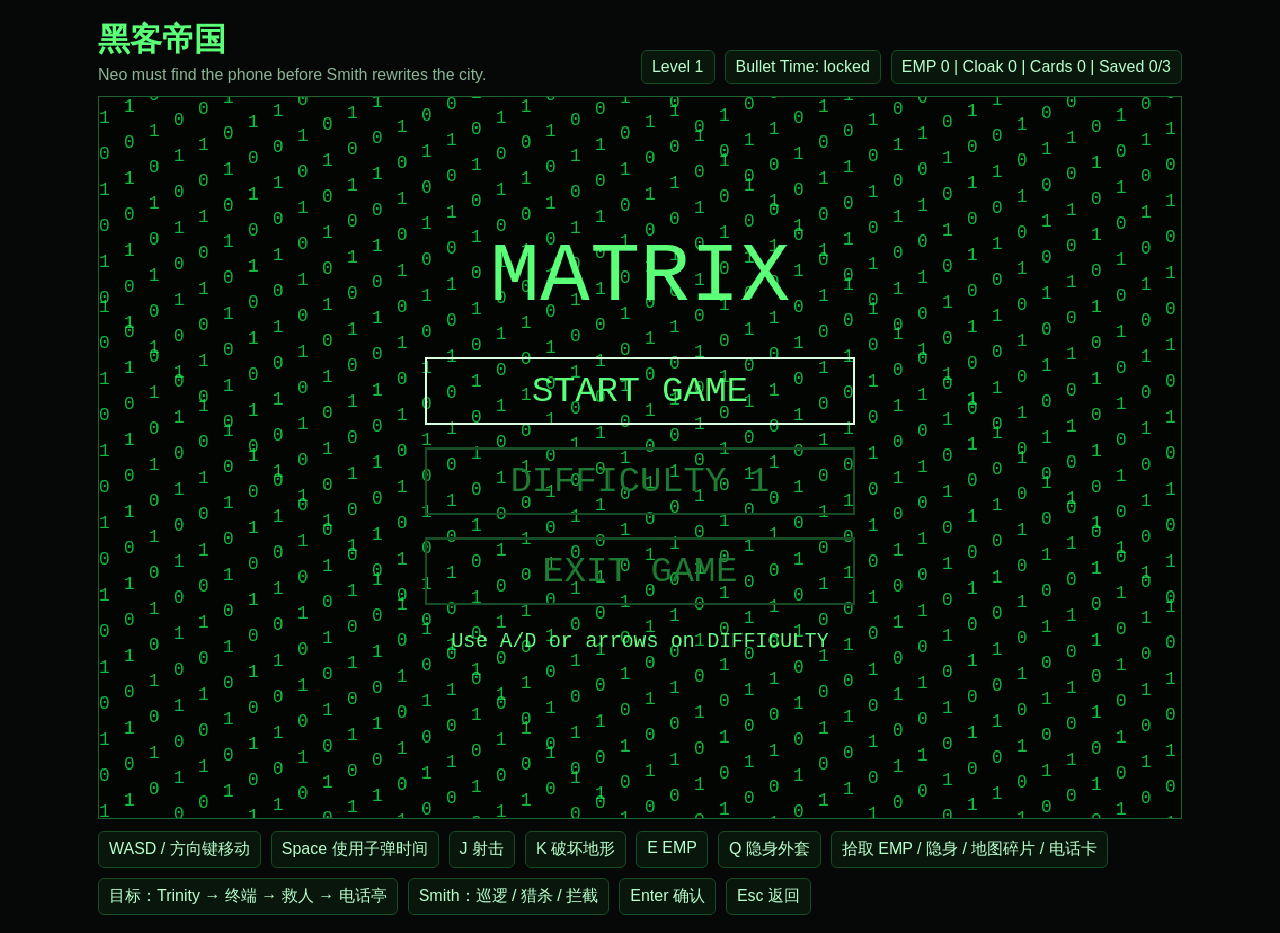
<file: src_slot/Matrix-Web-Game/index.html>
<!doctype html>
<html lang="zh-CN">
<head>
  <meta charset="utf-8">
  <meta name="viewport" content="width=device-width, initial-scale=1">
  <title>黑客帝国 - Game 3 Preview</title>
  <link rel="stylesheet" href="style.css">
</head>
<body>
  <main class="shell">
    <div class="topbar">
      <div>
        <h1>黑客帝国</h1>
        <p>Neo must find the phone before Smith rewrites the city.</p>
      </div>
      <div class="status">
        <span id="levelLabel">Level 1</span>
        <span id="skillLabel">Bullet Time: locked</span>
        <span id="combatLabel">Gun: none</span>
      </div>
    </div>
    <canvas id="game" width="960" height="640" aria-label="Matrix game preview"></canvas>
    <div class="controls">
      <span>WASD / 方向键移动</span>
      <span>Space 使用子弹时间</span>
      <span>J 射击</span>
      <span>K 破坏地形</span>
      <span>E EMP</span>
      <span>Q 隐身外套</span>
      <span>拾取 EMP / 隐身 / 地图碎片 / 电话卡</span>
      <span>目标：Trinity → 终端 → 救人 → 电话亭</span>
      <span>Smith：巡逻 / 猎杀 / 拦截</span>
      <span>Enter 确认</span>
      <span>Esc 返回</span>
    </div>
  </main>
  <script src="game.js"></script>
</body>
</html>
</file>
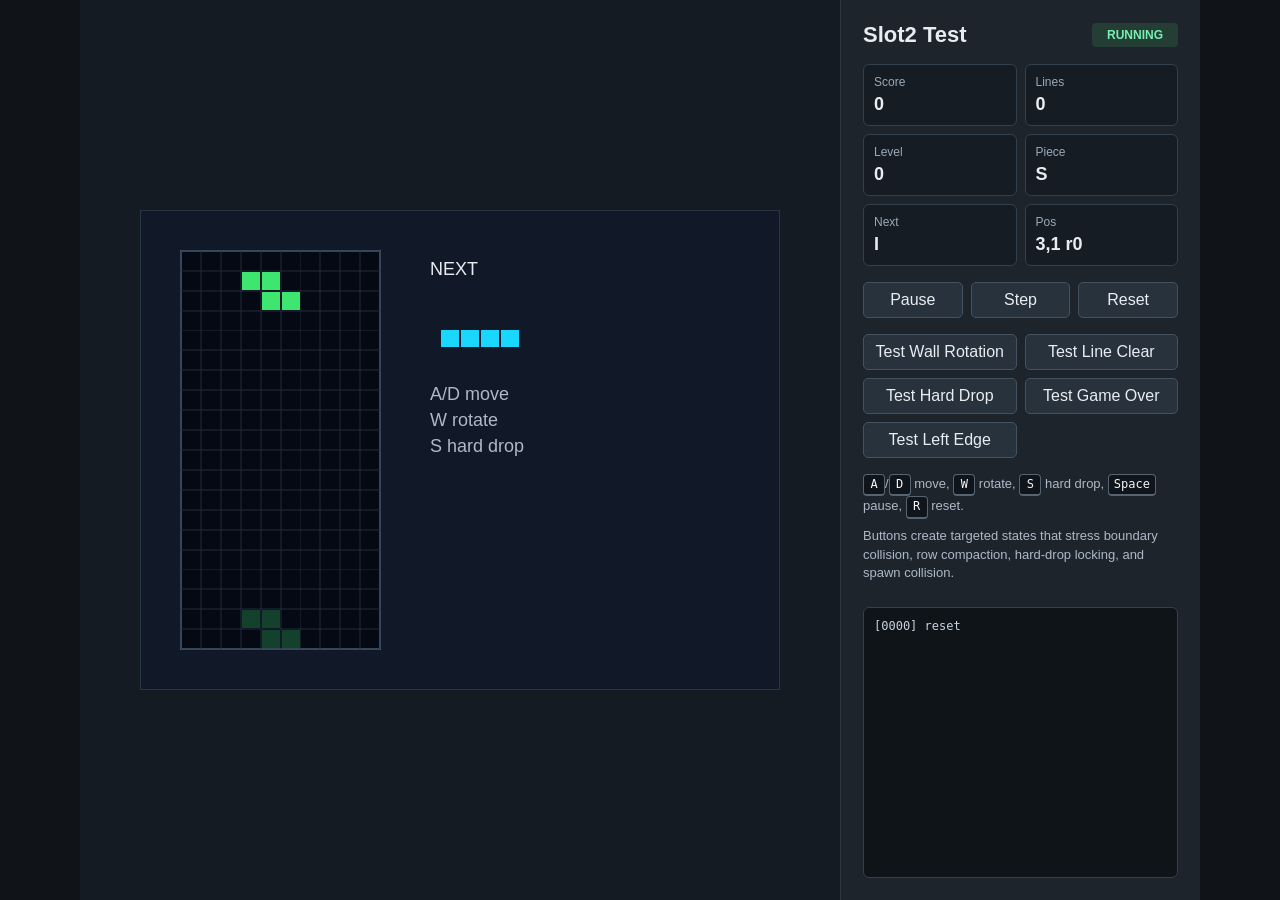
<file: src_slot/Slot2-Web-Test/index.html>
<!doctype html>
<html lang="zh-CN">
<head>
  <meta charset="utf-8">
  <meta name="viewport" content="width=device-width, initial-scale=1">
  <title>Slot2 Tetris Logic Test</title>
  <link rel="stylesheet" href="style.css">
</head>
<body>
  <main class="app">
    <section class="play-area">
      <canvas id="game" width="640" height="480" aria-label="slot2 tetris test canvas"></canvas>
    </section>
    <aside class="panel">
      <header>
        <h1>Slot2 Test</h1>
        <div id="stateBadge" class="badge">RUNNING</div>
      </header>

      <div class="stats">
        <div><span>Score</span><strong id="score">0</strong></div>
        <div><span>Lines</span><strong id="lines">0</strong></div>
        <div><span>Level</span><strong id="level">0</strong></div>
        <div><span>Piece</span><strong id="piece">I</strong></div>
        <div><span>Next</span><strong id="next">I</strong></div>
        <div><span>Pos</span><strong id="pos">3,0</strong></div>
      </div>

      <div class="controls">
        <button id="pauseBtn" type="button">Pause</button>
        <button id="stepBtn" type="button">Step</button>
        <button id="resetBtn" type="button">Reset</button>
      </div>

      <div class="checks">
        <button data-test="wallKick" type="button">Test Wall Rotation</button>
        <button data-test="lineClear" type="button">Test Line Clear</button>
        <button data-test="hardDrop" type="button">Test Hard Drop</button>
        <button data-test="topOut" type="button">Test Game Over</button>
        <button data-test="leftReach" type="button">Test Left Edge</button>
      </div>

      <div class="help">
        <p><kbd>A</kbd>/<kbd>D</kbd> move, <kbd>W</kbd> rotate, <kbd>S</kbd> hard drop, <kbd>Space</kbd> pause, <kbd>R</kbd> reset.</p>
        <p>Buttons create targeted states that stress boundary collision, row compaction, hard-drop locking, and spawn collision.</p>
      </div>

      <pre id="log" class="log"></pre>
    </aside>
  </main>
  <script src="game.js"></script>
</body>
</html>
</file>
<file: src_slot/Matrix-Web-Game/style.css>
* {
  box-sizing: border-box;
}

body {
  margin: 0;
  min-height: 100vh;
  display: grid;
  place-items: center;
  background: #050806;
  color: #d8ffe0;
  font-family: "Segoe UI", Arial, sans-serif;
}

.shell {
  width: min(1120px, 100vw);
  padding: 18px;
}

.topbar {
  display: flex;
  justify-content: space-between;
  align-items: end;
  gap: 20px;
  margin-bottom: 12px;
}

h1 {
  margin: 0;
  font-size: 32px;
  letter-spacing: 0;
  color: #5cff78;
}

p {
  margin: 4px 0 0;
  color: #8ab592;
}

.status,
.controls {
  display: flex;
  gap: 10px;
  flex-wrap: wrap;
}

.status span,
.controls span {
  border: 1px solid #174d25;
  background: #08160c;
  color: #b8ffca;
  padding: 7px 10px;
  border-radius: 6px;
  white-space: nowrap;
}

canvas {
  width: 100%;
  aspect-ratio: 3 / 2;
  display: block;
  border: 1px solid #1c662d;
  background: #020402;
  image-rendering: pixelated;
}

.controls {
  margin-top: 12px;
}

@media (max-width: 720px) {
  .topbar {
    align-items: start;
    flex-direction: column;
  }

  h1 {
    font-size: 26px;
  }
}
</file>
<file: src_slot/Slot2-Web-Test/style.css>
* {
  box-sizing: border-box;
}

html,
body {
  margin: 0;
  min-height: 100%;
  background: #101418;
  color: #e9edf2;
  font-family: "Segoe UI", Arial, sans-serif;
}

body {
  display: flex;
  align-items: stretch;
  justify-content: center;
}

.app {
  width: min(1120px, 100vw);
  min-height: 100vh;
  display: grid;
  grid-template-columns: minmax(640px, 1fr) 360px;
  gap: 0;
}

.play-area {
  display: flex;
  align-items: center;
  justify-content: center;
  padding: 24px;
  background: #151b22;
}

canvas {
  width: min(640px, calc(100vw - 408px));
  max-width: 100%;
  height: auto;
  image-rendering: pixelated;
  border: 1px solid #2b3541;
  background: #111827;
}

.panel {
  padding: 22px;
  background: #1d242c;
  border-left: 1px solid #2d3743;
  display: flex;
  flex-direction: column;
  gap: 16px;
}

header {
  display: flex;
  align-items: center;
  justify-content: space-between;
}

h1 {
  margin: 0;
  font-size: 22px;
  font-weight: 650;
}

.badge {
  min-width: 86px;
  padding: 5px 8px;
  border-radius: 4px;
  background: #243d35;
  color: #75f0b0;
  text-align: center;
  font-size: 12px;
  font-weight: 700;
}

.badge.warn {
  background: #44372a;
  color: #ffd282;
}

.badge.fail {
  background: #4b2b30;
  color: #ff9aa8;
}

.stats {
  display: grid;
  grid-template-columns: repeat(2, 1fr);
  gap: 8px;
}

.stats div {
  padding: 10px;
  border: 1px solid #33404d;
  border-radius: 6px;
  background: #161c23;
}

.stats span {
  display: block;
  margin-bottom: 5px;
  color: #9aa8b7;
  font-size: 12px;
}

.stats strong {
  font-size: 18px;
}

.controls,
.checks {
  display: grid;
  grid-template-columns: repeat(3, 1fr);
  gap: 8px;
}

.checks {
  grid-template-columns: repeat(2, 1fr);
}

button {
  min-height: 36px;
  border: 1px solid #44515f;
  border-radius: 5px;
  background: #28323d;
  color: #e8edf2;
  font: inherit;
  cursor: pointer;
}

button:hover {
  background: #33404e;
}

.help {
  color: #aeb9c7;
  font-size: 13px;
  line-height: 1.45;
}

.help p {
  margin: 0 0 8px;
}

kbd {
  display: inline-block;
  min-width: 22px;
  padding: 1px 5px;
  border: 1px solid #566472;
  border-bottom-width: 2px;
  border-radius: 4px;
  background: #10151b;
  color: #f4f7fa;
  text-align: center;
  font-size: 12px;
}

.log {
  flex: 1;
  min-height: 160px;
  margin: 0;
  padding: 10px;
  overflow: auto;
  border: 1px solid #33404d;
  border-radius: 6px;
  background: #0f1419;
  color: #c9d4df;
  font-size: 12px;
  line-height: 1.4;
  white-space: pre-wrap;
}

@media (max-width: 920px) {
  .app {
    grid-template-columns: 1fr;
  }

  .panel {
    border-left: 0;
    border-top: 1px solid #2d3743;
  }

  canvas {
    width: min(640px, calc(100vw - 32px));
  }
}
</file>
